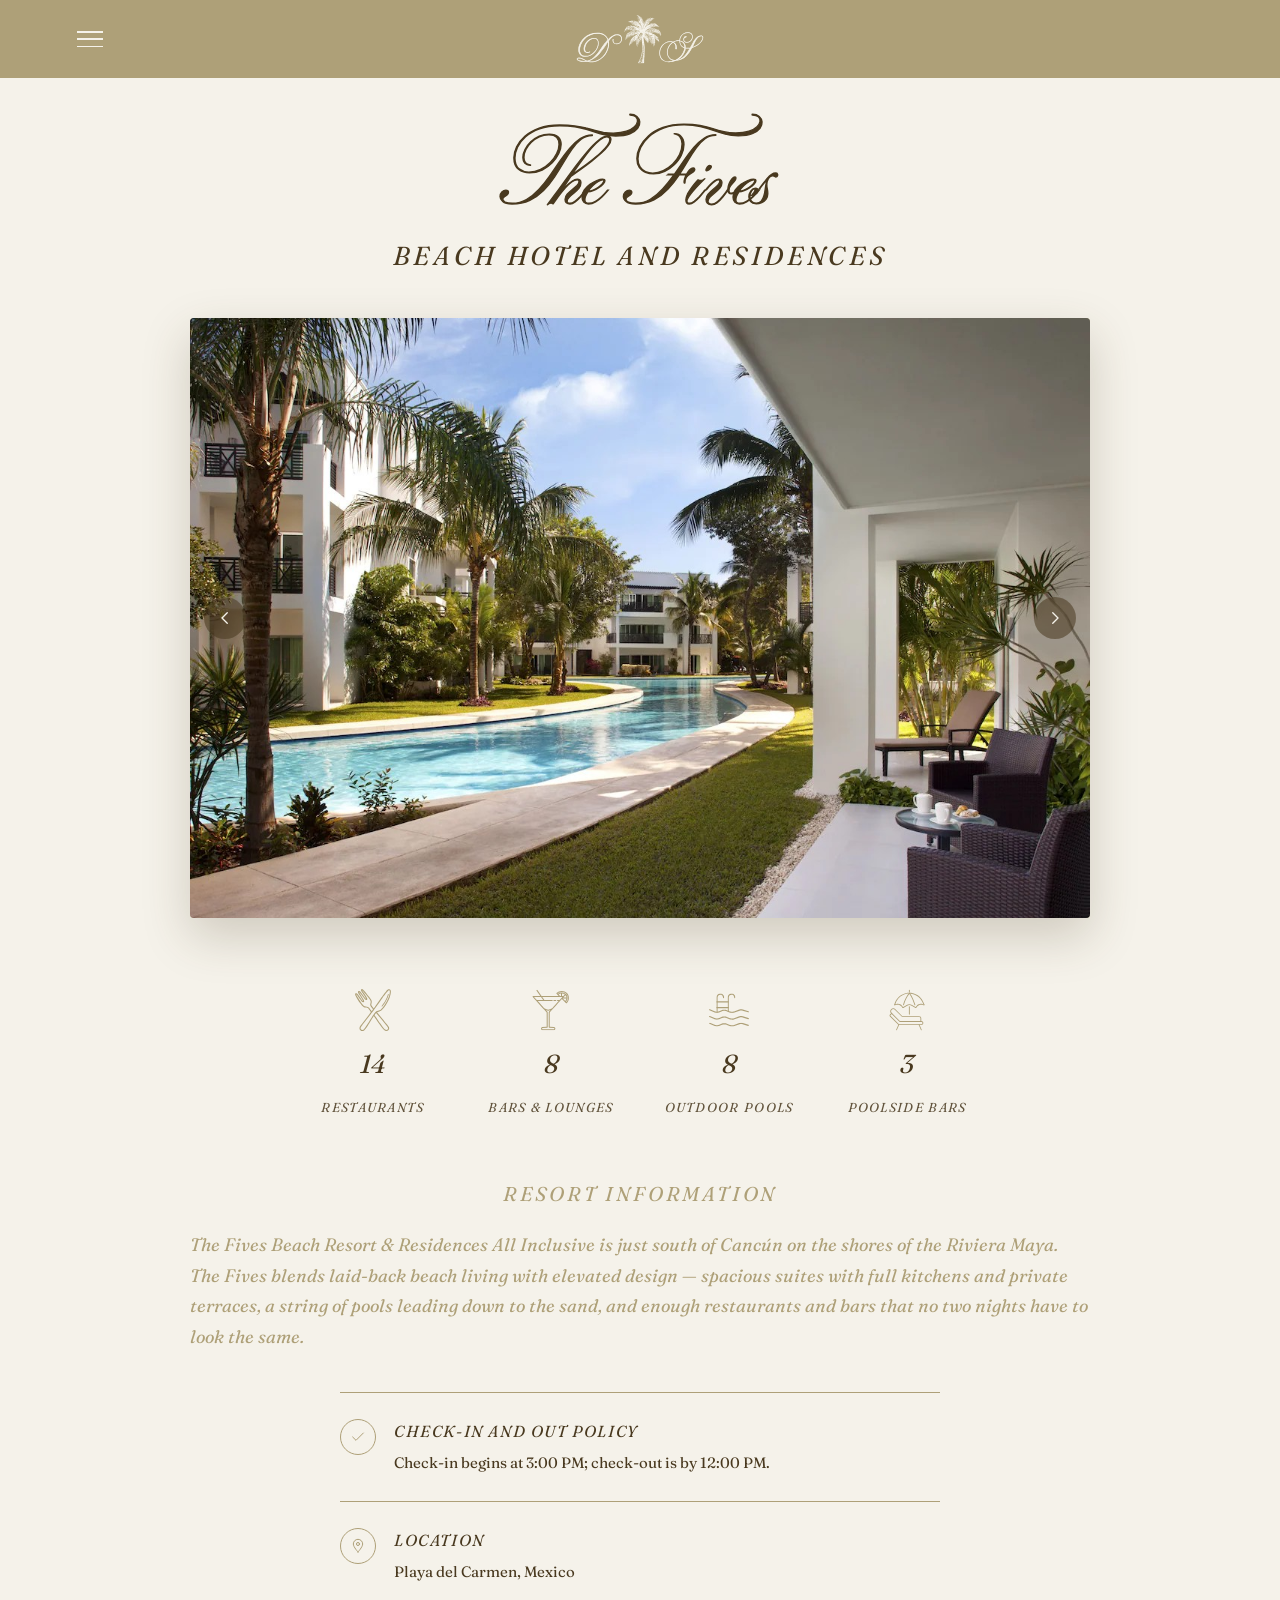
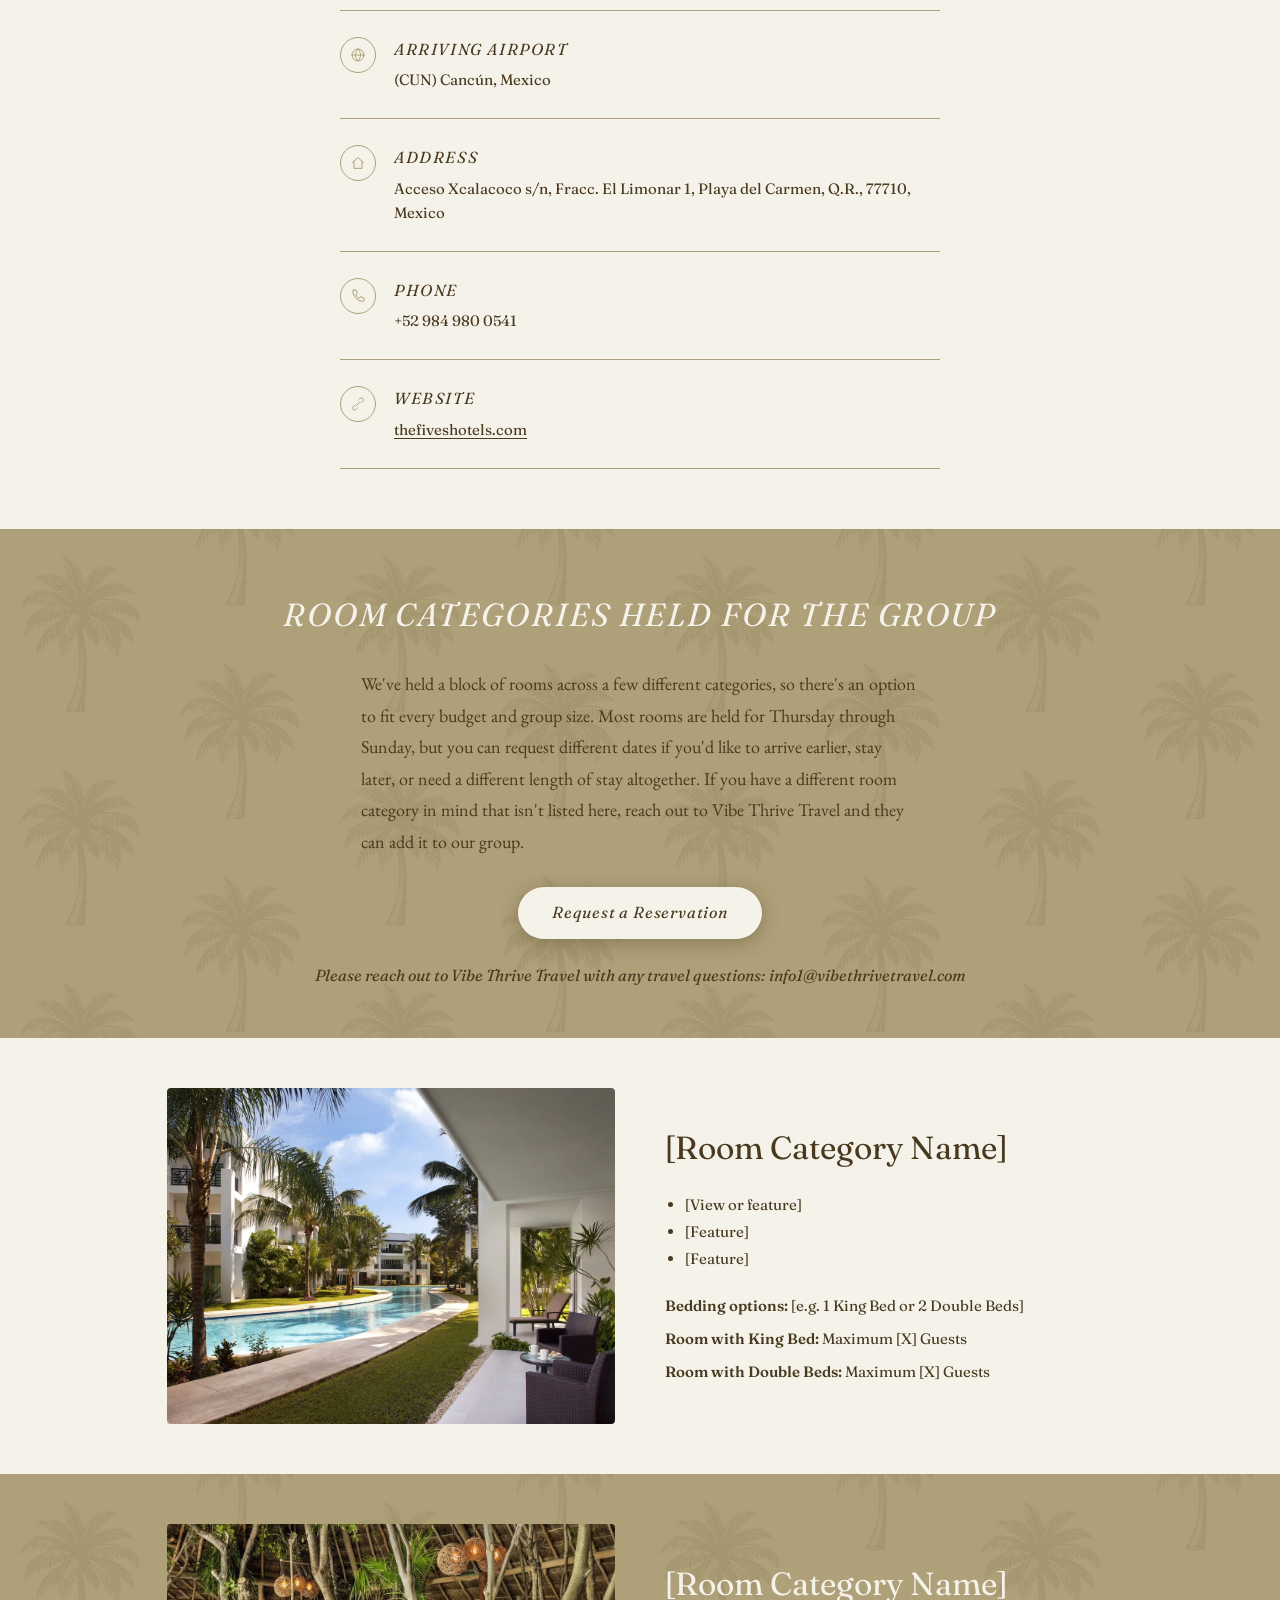
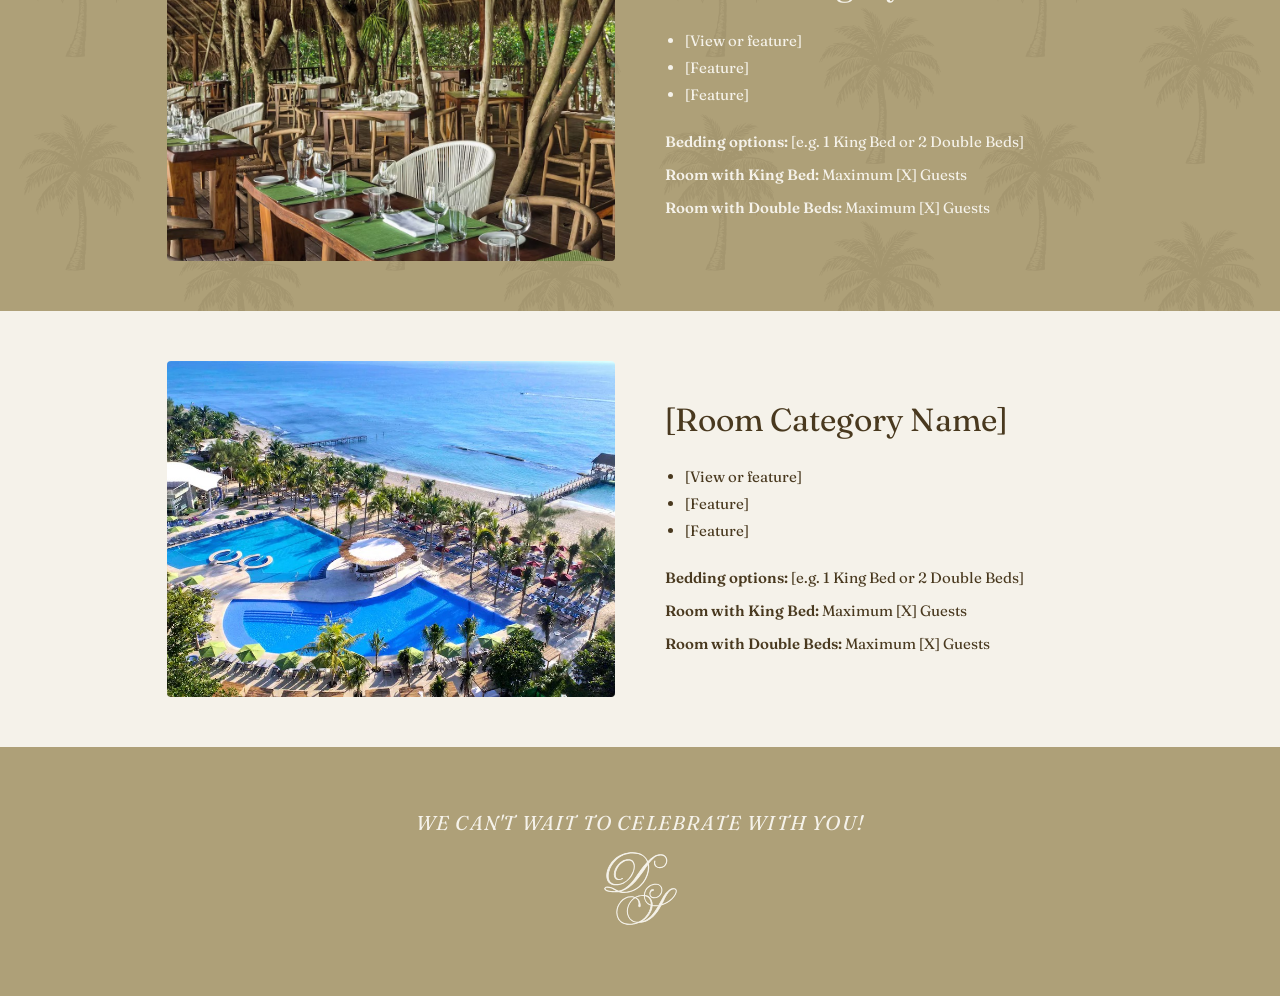
<file: accommodations.html>
<!DOCTYPE html>
<html lang="en">
<head>
<meta charset="UTF-8">
<meta name="viewport" content="width=device-width, initial-scale=1.0">
<title>Sewell Wedding - Accommodations</title>
<link rel="icon" type="image/svg+xml" href="assets/favicon.svg">
<link rel="icon" type="image/png" sizes="32x32" href="assets/favicon-32x32.png">
<link rel="icon" type="image/png" sizes="16x16" href="assets/favicon-16x16.png">
<link rel="apple-touch-icon" href="assets/apple-touch-icon.png">
<link rel="preconnect" href="https://fonts.googleapis.com">
<link rel="preconnect" href="https://fonts.gstatic.com" crossorigin>
<link href="https://fonts.googleapis.com/css2?family=Fraunces:ital,opsz,wght@0,9..144,300;0,9..144,400;0,9..144,500;1,9..144,300;1,9..144,400&family=EB+Garamond:ital@0;1&display=swap" rel="stylesheet">
<link rel="stylesheet" href="assets/brand.css">
<style>
  :root {
    --font-display: 'Fraunces', serif;
    --font-body: 'Fraunces', serif;
    --font-body-garamond: 'EB Garamond', serif;
  }

  * { margin: 0; padding: 0; box-sizing: border-box; }

  html { scroll-behavior: smooth; }

  body {
    background: var(--sand);
    color: var(--cacao);
    font-family: var(--font-body);
    font-size: 18px;
    line-height: 1.6;
    -webkit-font-smoothing: antialiased;
  }

  a { color: inherit; text-decoration: none; }

  .sr-only {
    position: absolute;
    width: 1px;
    height: 1px;
    padding: 0;
    margin: -1px;
    overflow: hidden;
    clip: rect(0, 0, 0, 0);
    white-space: nowrap;
    border: 0;
  }

  /* ---------- NAV ---------- */
  .nav {
    position: fixed;
    top: 0;
    left: 0;
    right: 0;
    z-index: 100;
    display: flex;
    align-items: center;
    height: 78px;
    padding: 0 6vw;
    background: var(--tulum);
  }

  .nav-mark {
    position: absolute;
    left: 50%;
    top: 50%;
    transform: translate(-50%, -50%);
    z-index: 1;
    width: 130px;
    aspect-ratio: 1490.809919 / 592.902344;
    background-color: var(--sand);
    -webkit-mask-image: url('assets/monogram.svg');
    mask-image: url('assets/monogram.svg');
    -webkit-mask-size: contain;
    mask-size: contain;
    -webkit-mask-repeat: no-repeat;
    mask-repeat: no-repeat;
    -webkit-mask-position: center;
    mask-position: center;
    visibility: hidden;
  }

  .nav-mark.is-visible {
    visibility: visible;
  }

  /* ---------- LOADER ---------- */
  .loader {
    position: fixed;
    inset: 0;
    z-index: 500;
    display: flex;
    align-items: center;
    justify-content: center;
    background-color: var(--tulum);
    transition: background-color 0.7s ease 0.35s;
  }

  .loader.is-fading {
    background-color: rgba(174, 160, 120, 0);
    pointer-events: none;
  }

  .loader-mark {
    width: min(400px, 80vw);
    aspect-ratio: 1490.809919 / 592.902344;
    background-color: var(--sand);
    -webkit-mask-image: url('assets/monogram.svg');
    mask-image: url('assets/monogram.svg');
    -webkit-mask-size: contain;
    mask-size: contain;
    -webkit-mask-repeat: no-repeat;
    mask-repeat: no-repeat;
    -webkit-mask-position: center;
    mask-position: center;
    will-change: transform;
    transition: transform 0.85s cubic-bezier(0.65, 0, 0.35, 1);
  }

  .loader.is-done {
    display: none;
  }

  @media (prefers-reduced-motion: reduce) {
    .loader { transition: none; }
    .loader-mark { transition: none; }
  }

  .menu-btn {
    position: relative;
    z-index: 1;
    width: 26px;
    height: 16px;
    background: transparent;
    border: none;
    padding: 0;
    cursor: pointer;
    display: flex;
    flex-direction: column;
    justify-content: space-between;
  }

  .menu-btn span {
    display: block;
    height: 1.5px;
    width: 100%;
    background: var(--sand);
    transition: transform 0.3s ease, opacity 0.3s ease;
    transform-origin: center;
  }

  .menu-btn.is-open span:nth-child(1) {
    transform: translateY(7px) rotate(45deg);
  }

  .menu-btn.is-open span:nth-child(2) {
    opacity: 0;
  }

  .menu-btn.is-open span:nth-child(3) {
    transform: translateY(-7px) rotate(-45deg);
  }

  .menu-panel {
    position: fixed;
    top: 78px;
    left: 6vw;
    z-index: 99;
    background: var(--sand);
    border: 0.5px solid var(--tulum);
    border-radius: 4px;
    min-width: 200px;
    padding: 10px 0;
    box-shadow: 0 12px 32px rgba(38, 51, 42, 0.14);
    opacity: 0;
    transform: translateY(-6px);
    pointer-events: none;
    transition: opacity 0.2s ease, transform 0.2s ease;
  }

  .menu-panel.is-open {
    opacity: 1;
    transform: translateY(0);
    pointer-events: auto;
  }

  .menu-panel a {
    display: block;
    padding: 12px 22px;
    font-family: var(--font-display);
    font-style: italic;
    font-size: 14px;
    letter-spacing: 0.1em;
    text-transform: uppercase;
    color: var(--cacao);
  }

  .menu-panel a:hover {
    background: var(--sand);
  }

  /* ---------- PAGE INTRO ---------- */
  .stay-intro {
    background: var(--sand);
    padding: 120px 6vw 20px;
    text-align: center;
  }

  .stay-hotel-script {
    font-family: var(--font-script);
    font-weight: 400;
    color: var(--cacao);
    -webkit-text-stroke: 1.3px var(--cacao);
    text-stroke: 1.3px var(--cacao);
    font-size: clamp(90px, 13vw, 130px);
    line-height: 1;
  }

  .stay-hotel-subname {
    font-family: var(--font-display);
    font-style: italic;
    font-weight: 400;
    font-size: clamp(18px, 2.6vw, 26px);
    letter-spacing: 0.14em;
    text-transform: uppercase;
    color: var(--cacao);
    margin-top: -14px;
  }

  .stay-hotel-tagline {
    font-family: var(--font-display);
    font-style: italic;
    font-weight: 400;
    font-size: clamp(13px, 1.8vw, 17px);
    letter-spacing: 0.1em;
    text-transform: uppercase;
    color: var(--cacao);
    opacity: 0.85;
    margin-top: 10px;
  }

  /* ---------- ROOM/RESORT GALLERY ---------- */
  .stay-gallery {
    background: var(--sand);
    padding: 20px 6vw 20px;
    scroll-margin-top: 78px;
  }

  .stay-gallery-frame {
    position: relative;
    max-width: 900px;
    margin: 0 auto;
    border-radius: 4px;
    overflow: hidden;
    box-shadow: 0 18px 48px rgba(73, 57, 31, 0.22);
  }

  .stay-gallery-track {
    position: relative;
    width: 100%;
    aspect-ratio: 3 / 2;
    background: var(--tulum);
  }

  .stay-gallery-slide {
    position: absolute;
    inset: 0;
    width: 100%;
    height: 100%;
    object-fit: cover;
    opacity: 0;
    transition: opacity 0.5s ease;
    pointer-events: none;
  }

  .stay-gallery-slide.is-active {
    opacity: 1;
    pointer-events: auto;
  }

  .stay-gallery-arrow {
    position: absolute;
    top: 50%;
    transform: translateY(-50%);
    z-index: 2;
    width: 42px;
    height: 42px;
    border-radius: 50%;
    background: rgba(73, 57, 31, 0.55);
    border: none;
    cursor: pointer;
    display: flex;
    align-items: center;
    justify-content: center;
    transition: background 0.2s ease;
  }

  .stay-gallery-arrow:hover {
    background: rgba(73, 57, 31, 0.8);
  }

  .stay-gallery-arrow svg {
    width: 18px;
    height: 18px;
  }

  .stay-gallery-arrow.prev { left: 14px; }
  .stay-gallery-arrow.next { right: 14px; }

  /* ---------- RESORT INFORMATION ---------- */
  .resort-info {
    padding: 30px 6vw 60px;
  }

  .resort-info-header {
    max-width: 900px;
    margin: 0 auto;
  }

  .resort-info-grid {
    display: block;
    max-width: 600px;
    margin: 0 auto;
  }

  .resort-info-eyebrow {
    font-family: var(--font-display);
    font-style: italic;
    font-size: 20px;
    letter-spacing: 0.14em;
    text-transform: uppercase;
    color: var(--tulum);
    text-align: center;
    margin-bottom: 20px;
  }


  .resort-info-intro {
    font-style: italic;
    color: var(--tulum);
    line-height: 1.7;
    margin-bottom: 40px;
  }

  .resort-info-list {
    display: flex;
    flex-direction: column;
  }

  .resort-info-item {
    display: flex;
    gap: 18px;
    padding: 26px 0;
    border-bottom: 1px solid var(--tulum);
  }

  .resort-info-item:first-child {
    border-top: 1px solid var(--tulum);
  }

  .resort-info-icon {
    width: 36px;
    height: 36px;
    border-radius: 50%;
    border: 1px solid var(--tulum);
    display: flex;
    align-items: center;
    justify-content: center;
    flex-shrink: 0;
    color: var(--tulum);
  }

  .resort-info-icon svg {
    width: 16px;
    height: 16px;
    fill: none;
    stroke: currentColor;
    stroke-width: 1.5;
    stroke-linecap: round;
    stroke-linejoin: round;
  }

  .resort-info-label {
    font-family: var(--font-display);
    font-style: italic;
    font-size: 16px;
    letter-spacing: 0.1em;
    text-transform: uppercase;
    color: var(--cacao);
    margin-bottom: 6px;
  }

  .resort-info-text {
    font-size: 15px;
    color: var(--cacao);
    line-height: 1.6;
  }

  .resort-info-text a {
    text-decoration: underline;
    text-underline-offset: 3px;
    transition: opacity 0.2s ease;
  }

  .resort-info-text a:hover {
    opacity: 0.7;
  }

  /* ---------- AMENITIES ---------- */
  .amenities {
    padding: 50px 6vw 30px;
    max-width: 980px;
    margin: 0 auto;
  }

  .amenities-grid {
    display: flex;
    flex-wrap: nowrap;
    justify-content: center;
    align-items: flex-start;
    gap: 28px;
  }

  .amenity {
    display: flex;
    flex-direction: column;
    align-items: center;
    text-align: center;
    gap: 12px;
    flex: 1 1 150px;
    min-width: 0;
    max-width: 150px;
  }

  @media (max-width: 800px) {
    .amenities-grid {
      flex-wrap: wrap;
      gap: 32px 24px;
    }

    .amenity {
      flex: 0 0 calc(50% - 12px);
      max-width: calc(50% - 12px);
    }
  }

  .amenity-icon {
    width: 44px;
    height: 44px;
    background-color: var(--tulum);
    -webkit-mask-size: contain;
    mask-size: contain;
    -webkit-mask-repeat: no-repeat;
    mask-repeat: no-repeat;
    -webkit-mask-position: center;
    mask-position: center;
  }

  .amenity-icon--restaurants {
    -webkit-mask-image: url('assets/icons/restaurants.svg');
    mask-image: url('assets/icons/restaurants.svg');
  }

  .amenity-icon--bars {
    -webkit-mask-image: url('assets/icons/bars.svg?v=2');
    mask-image: url('assets/icons/bars.svg?v=2');
  }

  .amenity-icon--pools {
    -webkit-mask-image: url('assets/icons/pools.svg');
    mask-image: url('assets/icons/pools.svg');
  }

  .amenity-icon--poolside {
    -webkit-mask-image: url('assets/icons/poolside.svg');
    mask-image: url('assets/icons/poolside.svg');
  }

  .amenity-figure {
    font-family: var(--font-display);
    font-style: italic;
    font-size: clamp(20px, 3vw, 26px);
    color: var(--cacao);
  }

  .amenity-label {
    font-family: var(--font-display);
    font-style: italic;
    font-size: 13px;
    letter-spacing: 0.1em;
    text-transform: uppercase;
    color: var(--cacao);
    opacity: 0.85;
  }

  /* ---------- ROOM CATEGORIES INTRO ---------- */
  .room-block-intro {
    position: relative;
    background: var(--tulum);
    padding: 60px 6vw 50px;
    text-align: center;
    overflow: hidden;
  }

  .room-block-intro::before {
    content: '';
    position: absolute;
    inset: 0;
    background-image: url('assets/backgrounds/cacao-palms.png');
    background-repeat: repeat;
    background-size: 640px 640px;
    opacity: 0.1;
    pointer-events: none;
    z-index: 0;
  }

  .room-block-heading {
    position: relative;
    z-index: 1;
    font-family: var(--font-display);
    font-style: italic;
    font-weight: 400;
    font-size: clamp(22px, 3vw, 32px);
    letter-spacing: 0.06em;
    text-transform: uppercase;
    color: var(--sand);
    margin-bottom: 28px;
  }

  .room-block-intro-text {
    position: relative;
    z-index: 1;
    max-width: 62ch;
    margin: 0 auto;
    font-family: var(--font-body-garamond);
    font-size: 18px;
    line-height: 1.75;
    color: var(--cacao);
    text-align: left;
  }

  .room-block-intro-text p {
    margin: 0 0 20px;
  }

  .room-block-intro-text p:last-child {
    margin-bottom: 0;
  }

  .hero-reserve-btn {
    position: relative;
    z-index: 1;
    margin-top: 30px;
    display: inline-block;
    font-family: var(--font-display);
    font-style: italic;
    font-weight: 400;
    font-size: clamp(13px, 1.6vw, 16px);
    letter-spacing: 0.05em;
    color: var(--cacao);
    background-color: var(--sand);
    padding: 13px 34px;
    border-radius: 999px;
    box-shadow: 0 4px 18px rgba(73, 57, 31, 0.35);
    transition: transform 0.2s ease, box-shadow 0.2s ease;
  }

  .hero-reserve-btn:hover {
    transform: translateY(-2px);
    box-shadow: 0 6px 22px rgba(73, 57, 31, 0.4);
  }

  .room-block-fine-print {
    position: relative;
    z-index: 1;
    font-style: italic;
    font-size: 16px;
    text-align: center;
    color: var(--cacao);
    margin-top: 24px;
  }

  /* ---------- ROOM ENTRY (reusable, alternating) ---------- */
  .room-entry {
    display: grid;
    grid-template-columns: 1fr 1fr;
    align-items: center;
    gap: 50px;
    padding: 50px 6vw;
    max-width: 1100px;
    margin: 0 auto;
  }

  @media (max-width: 800px) {
    .room-entry {
      grid-template-columns: 1fr;
      gap: 30px;
      padding: 50px 6vw;
    }
  }

  .room-entry--reverse {
    position: relative;
    display: block;
    background: var(--tulum);
    max-width: none;
    padding: 0;
    overflow: hidden;
  }

  .room-entry--reverse::before {
    content: '';
    position: absolute;
    inset: 0;
    background-image: url('assets/backgrounds/cacao-palms.png');
    background-repeat: repeat;
    background-size: 640px 640px;
    opacity: 0.1;
    pointer-events: none;
    z-index: 0;
  }

  .room-entry--reverse > .room-entry-inner {
    position: relative;
    z-index: 1;
    max-width: 1100px;
    margin: 0 auto;
    padding: 50px 6vw;
    display: grid;
    grid-template-columns: 1fr 1fr;
    align-items: center;
    gap: 50px;
    width: 100%;
  }

  .room-entry--reverse .room-entry-photo {
    order: -1;
  }

  @media (max-width: 800px) {
    .room-entry--reverse > .room-entry-inner {
      grid-template-columns: 1fr;
      gap: 30px;
    }
    .room-entry--reverse .room-entry-photo {
      order: 0;
    }
  }

  .room-entry-photo {
    width: 100%;
    aspect-ratio: 4 / 3;
    object-fit: cover;
    border-radius: 4px;
  }

  .room-entry-name {
    font-family: var(--font-display);
    font-weight: 400;
    font-size: clamp(24px, 2.8vw, 32px);
    margin-bottom: 18px;
  }

  .room-entry--reverse .room-entry-name,
  .room-entry--reverse .room-entry-list,
  .room-entry--reverse .room-entry-detail {
    color: var(--sand);
  }

  .room-entry-list {
    list-style: disc;
    padding-left: 20px;
    margin-bottom: 20px;
    font-size: 15px;
    line-height: 1.8;
  }

  .room-entry-detail {
    font-size: 15px;
    line-height: 1.8;
    margin-bottom: 6px;
  }

  .room-entry-detail strong {
    font-weight: 600;
  }

  /* ---------- FOOTER TEASER ---------- */
  .site-footer {
    background: var(--tulum);
    padding: 60px 6vw 70px;
  }

  .footer-note {
    text-align: center;
    padding: 0;
    font-family: var(--font-display);
    font-style: italic;
    font-size: clamp(13px, 3.6vw, 20px);
    letter-spacing: 0.06em;
    text-transform: uppercase;
    color: var(--sand);
    white-space: nowrap;
  }

  .footer-names-mark {
    width: min(15vw, 75px);
    aspect-ratio: 950.46 / 949.72;
    background-color: var(--sand);
    -webkit-mask-image: url('assets/footer-monogram.svg');
    mask-image: url('assets/footer-monogram.svg');
    -webkit-mask-size: contain;
    mask-size: contain;
    -webkit-mask-repeat: no-repeat;
    mask-repeat: no-repeat;
    -webkit-mask-position: center;
    mask-position: center;
    margin: 12px auto 0;
  }
</style>
</head>
<body>

  <div class="loader" id="loader">
    <div class="loader-mark" id="loaderMark"></div>
  </div>

  <nav class="nav">
    <button class="menu-btn" id="menuBtn" aria-label="Open menu" aria-expanded="false" aria-controls="menuPanel">
      <span></span><span></span><span></span>
    </button>
    <a class="nav-mark" id="navMark" href="index.html" aria-label="Sydney &amp; Drew — Home"></a>
  </nav>

  <div class="menu-panel" id="menuPanel">
    <a href="index.html">Home</a>
    <a href="accommodations.html">Accommodations</a>
    <a href="weekend-details.html">Weekend Details</a>
    <a href="#">RSVP</a>
    <a href="registry.html">Registry</a>
  </div>

  <header class="stay-intro">
    <h1 class="stay-hotel-script">The Five&lt;</h1>
    <div class="stay-hotel-subname">Beach Hotel and Residences</div>
  </header>

  <section class="stay-gallery" id="stay-gallery">
    <div class="stay-gallery-frame">
      <div class="stay-gallery-track" id="stayGalleryTrack">
        <img class="stay-gallery-slide is-active" src="assets/hotel_gallery/hotel-1.jpg" alt="The Fives Beach Hotel, pool view from suite terrace">
        <img class="stay-gallery-slide" src="assets/hotel_gallery/hotel-2.jpg" alt="The Fives Beach Hotel, tennis court">
        <img class="stay-gallery-slide" src="assets/hotel_gallery/hotel-3.jpg" alt="The Fives Beach Hotel, restaurant interior">
        <img class="stay-gallery-slide" src="assets/hotel_gallery/hotel-4.jpg" alt="The Fives Beach Hotel, infinity pool">
        <img class="stay-gallery-slide" src="assets/hotel_gallery/hotel-5.jpg" alt="The Fives Beach Hotel, pool at sunset">
        <img class="stay-gallery-slide" src="assets/hotel_gallery/hotel-6.jpg" alt="The Fives Beach Hotel, pool and suites">
        <img class="stay-gallery-slide" src="assets/hotel_gallery/hotel-7.jpg" alt="The Fives Beach Hotel, beachfront art installation at sunset">
        <img class="stay-gallery-slide" src="assets/hotel_gallery/hotel-8.jpg" alt="The Fives Beach Hotel, aerial view of pools and beach">
        <img class="stay-gallery-slide" src="assets/hotel_gallery/hotel-9.jpg" alt="The Fives Beach Hotel, resort grounds">
      </div>
      <button class="stay-gallery-arrow prev" id="stayGalleryPrev" aria-label="Previous photo">
        <svg viewBox="0 0 24 24" fill="none" xmlns="http://www.w3.org/2000/svg"><path d="M15 5L8 12L15 19" stroke="var(--sand)" stroke-width="1.8" stroke-linecap="round" stroke-linejoin="round"/></svg>
      </button>
      <button class="stay-gallery-arrow next" id="stayGalleryNext" aria-label="Next photo">
        <svg viewBox="0 0 24 24" fill="none" xmlns="http://www.w3.org/2000/svg"><path d="M9 5L16 12L9 19" stroke="var(--sand)" stroke-width="1.8" stroke-linecap="round" stroke-linejoin="round"/></svg>
      </button>
    </div>
  </section>

  <section class="amenities">
    <div class="amenities-grid">
      <div class="amenity">
        <div class="amenity-icon amenity-icon--restaurants"></div>
        <div class="amenity-figure">14</div>
        <div class="amenity-label">Restaurants</div>
      </div>

      <div class="amenity">
        <div class="amenity-icon amenity-icon--bars"></div>
        <div class="amenity-figure">8</div>
        <div class="amenity-label">Bars &amp; Lounges</div>
      </div>

      <div class="amenity">
        <div class="amenity-icon amenity-icon--pools"></div>
        <div class="amenity-figure">8</div>
        <div class="amenity-label">Outdoor Pools</div>
      </div>

      <div class="amenity">
        <div class="amenity-icon amenity-icon--poolside"></div>
        <div class="amenity-figure">3</div>
        <div class="amenity-label">Poolside Bars</div>
      </div>
    </div>
  </section>

  <section class="resort-info">
    <div class="resort-info-header">
      <div class="resort-info-eyebrow">Resort Information</div>

      <p class="resort-info-intro">The Fives Beach Resort &amp; Residences All Inclusive is just south of Cancún on the shores of the Riviera Maya. The Fives blends laid-back beach living with elevated design &mdash; spacious suites with full kitchens and private terraces, a string of pools leading down to the sand, and enough restaurants and bars that no two nights have to look the same.</p>
    </div>

    <div class="resort-info-grid">
      <div>
        <div class="resort-info-list">
          <div class="resort-info-item">
            <div class="resort-info-icon">
              <svg viewBox="0 0 24 24"><path d="M4 12l5 5L20 6"/></svg>
            </div>
            <div>
              <div class="resort-info-label">Check-In and Out Policy</div>
              <div class="resort-info-text">Check-in begins at 3:00 PM; check-out is by 12:00 PM.</div>
            </div>
          </div>

          <div class="resort-info-item">
            <div class="resort-info-icon">
              <svg viewBox="0 0 24 24"><path d="M12 21s7-7.5 7-12a7 7 0 1 0-14 0c0 4.5 7 12 7 12z"/><circle cx="12" cy="9" r="2.3"/></svg>
            </div>
            <div>
              <div class="resort-info-label">Location</div>
              <div class="resort-info-text">Playa del Carmen, Mexico</div>
            </div>
          </div>

          <div class="resort-info-item">
            <div class="resort-info-icon">
              <svg viewBox="0 0 24 24"><circle cx="12" cy="12" r="9"/><path d="M3 12h18"/><path d="M12 3c2.5 2.5 3.8 6 3.8 9s-1.3 6.5-3.8 9c-2.5-2.5-3.8-6-3.8-9s1.3-6.5 3.8-9z"/></svg>
            </div>
            <div>
              <div class="resort-info-label">Arriving Airport</div>
              <div class="resort-info-text">(CUN) Cancún, Mexico</div>
            </div>
          </div>

          <div class="resort-info-item">
            <div class="resort-info-icon">
              <svg viewBox="0 0 24 24"><path d="M4 11l8-7 8 7"/><path d="M6 10v10h12V10"/></svg>
            </div>
            <div>
              <div class="resort-info-label">Address</div>
              <div class="resort-info-text">Acceso Xcalacoco s/n, Fracc. El Limonar 1, Playa del Carmen, Q.R., 77710, Mexico</div>
            </div>
          </div>

          <div class="resort-info-item">
            <div class="resort-info-icon">
              <svg viewBox="0 0 24 24"><path d="M6 3h3l2 5-2.5 2a12 12 0 0 0 5.5 5.5l2-2.5 5 2v3a2 2 0 0 1-2.2 2A16 16 0 0 1 4 5.2 2 2 0 0 1 6 3z"/></svg>
            </div>
            <div>
              <div class="resort-info-label">Phone</div>
              <div class="resort-info-text">+52 984 980 0541</div>
            </div>
          </div>

          <div class="resort-info-item">
            <div class="resort-info-icon">
              <svg viewBox="0 0 24 24"><path d="M9 15l6-6"/><path d="M13 6l1.5-1.5a3 3 0 1 1 4 4L17 10"/><path d="M11 18l-1.5 1.5a3 3 0 1 1-4-4L7 14"/></svg>
            </div>
            <div>
              <div class="resort-info-label">Website</div>
              <div class="resort-info-text"><a href="https://www.thefiveshotels.com/the-fives-beach-hotel--residences.html" target="_blank" rel="noopener">thefiveshotels.com</a></div>
            </div>
          </div>
        </div>
      </div>
    </div>
  </section>

  <section class="room-block-intro">
    <div class="room-block-heading">Room Categories Held for the Group</div>
    <div class="room-block-intro-text">
      <p>We've held a block of rooms across a few different categories, so there's an option to fit every budget and group size. Most rooms are held for Thursday through Sunday, but you can request different dates if you'd like to arrive earlier, stay later, or need a different length of stay altogether. If you have a different room category in mind that isn't listed here, reach out to Vibe Thrive Travel and they can add it to our group.</p>
    </div>
    <a href="#" class="hero-reserve-btn">Request a Reservation</a>
    <p class="room-block-fine-print">Please reach out to Vibe Thrive Travel with any travel questions: info1@vibethrivetravel.com</p>
  </section>

  <!-- EXAMPLE ROOM ENTRY — placeholder template, ready to duplicate once real room categories/photos are set -->
  <section class="room-entry">
    <img class="room-entry-photo" src="assets/hotel_gallery/hotel-1.jpg" alt="[Room category placeholder photo]">
    <div>
      <h3 class="room-entry-name">[Room Category Name]</h3>
      <ul class="room-entry-list">
        <li>[View or feature]</li>
        <li>[Feature]</li>
        <li>[Feature]</li>
      </ul>
      <div class="room-entry-detail"><strong>Bedding options:</strong> [e.g. 1 King Bed or 2 Double Beds]</div>
      <div class="room-entry-detail"><strong>Room with King Bed:</strong> Maximum [X] Guests</div>
      <div class="room-entry-detail"><strong>Room with Double Beds:</strong> Maximum [X] Guests</div>
    </div>
  </section>

  <!-- SECOND EXAMPLE — reverse variant (tulum background, photo on the left) -->
  <section class="room-entry room-entry--reverse">
    <div class="room-entry-inner">
      <img class="room-entry-photo" src="assets/hotel_gallery/hotel-6.jpg" alt="[Room category placeholder photo]">
      <div>
        <h3 class="room-entry-name">[Room Category Name]</h3>
        <ul class="room-entry-list">
          <li>[View or feature]</li>
          <li>[Feature]</li>
          <li>[Feature]</li>
        </ul>
        <div class="room-entry-detail"><strong>Bedding options:</strong> [e.g. 1 King Bed or 2 Double Beds]</div>
        <div class="room-entry-detail"><strong>Room with King Bed:</strong> Maximum [X] Guests</div>
        <div class="room-entry-detail"><strong>Room with Double Beds:</strong> Maximum [X] Guests</div>
      </div>
    </div>
  </section>

  <!-- THIRD EXAMPLE — back to the light variant, alternating rhythm continues -->
  <section class="room-entry">
    <img class="room-entry-photo" src="assets/hotel_gallery/hotel-9.jpg" alt="[Room category placeholder photo]">
    <div>
      <h3 class="room-entry-name">[Room Category Name]</h3>
      <ul class="room-entry-list">
        <li>[View or feature]</li>
        <li>[Feature]</li>
        <li>[Feature]</li>
      </ul>
      <div class="room-entry-detail"><strong>Bedding options:</strong> [e.g. 1 King Bed or 2 Double Beds]</div>
      <div class="room-entry-detail"><strong>Room with King Bed:</strong> Maximum [X] Guests</div>
      <div class="room-entry-detail"><strong>Room with Double Beds:</strong> Maximum [X] Guests</div>
    </div>
  </section>

  <section class="site-footer">
    <p class="footer-note">
      We can't wait to celebrate with you!
    </p>
    <div class="footer-names-mark" role="img" aria-label="Sydney &amp; Drew monogram"></div>
  </section>

  <script>
    (function () {
      var loader = document.getElementById('loader');
      var loaderMark = document.getElementById('loaderMark');
      var navMark = document.getElementById('navMark');
      var HOLD_MS = 700;
      var MOVE_MS = 850;

      function runHandoff() {
        var startRect = loaderMark.getBoundingClientRect();

        navMark.style.transition = 'none';
        navMark.classList.add('is-visible');
        navMark.style.opacity = '0';
        var endRect = navMark.getBoundingClientRect();
        navMark.style.opacity = '';

        var endFontSize = endRect.width;
        var startFontSize = startRect.width;
        var scale = endFontSize / startFontSize;

        var startCenterX = startRect.left + startRect.width / 2;
        var startCenterY = startRect.top + startRect.height / 2;
        var endCenterX = endRect.left + endRect.width / 2;
        var endCenterY = endRect.top + endRect.height / 2;

        var deltaX = endCenterX - startCenterX;
        var deltaY = endCenterY - startCenterY;

        navMark.classList.remove('is-visible');

        requestAnimationFrame(function () {
          loaderMark.style.transform =
            'translate(' + deltaX + 'px, ' + deltaY + 'px) scale(' + scale + ')';
          loader.classList.add('is-fading');
        });

        setTimeout(function () {
          navMark.classList.add('is-visible');
          loader.classList.add('is-done');
        }, MOVE_MS);
      }

      window.addEventListener('load', function () {
        setTimeout(runHandoff, HOLD_MS);
      });

      var menuBtn = document.getElementById('menuBtn');
      var menuPanel = document.getElementById('menuPanel');

      function closeMenu() {
        menuBtn.classList.remove('is-open');
        menuPanel.classList.remove('is-open');
        menuBtn.setAttribute('aria-expanded', 'false');
      }

      function toggleMenu() {
        var willOpen = !menuPanel.classList.contains('is-open');
        menuBtn.classList.toggle('is-open', willOpen);
        menuPanel.classList.toggle('is-open', willOpen);
        menuBtn.setAttribute('aria-expanded', String(willOpen));
      }

      menuBtn.addEventListener('click', function (e) {
        e.stopPropagation();
        toggleMenu();
      });

      document.addEventListener('click', function (e) {
        if (!menuPanel.contains(e.target) && !menuBtn.contains(e.target)) {
          closeMenu();
        }
      });

      document.addEventListener('keydown', function (e) {
        if (e.key === 'Escape') closeMenu();
      });

      var slides = document.querySelectorAll('.stay-gallery-slide');
      var prevBtn = document.getElementById('stayGalleryPrev');
      var nextBtn = document.getElementById('stayGalleryNext');
      var track = document.getElementById('stayGalleryTrack');
      var galleryFrame = document.querySelector('.stay-gallery-frame');
      var current = 0;
      var AUTOPLAY_MS = 5000;
      var autoplayTimer = null;

      function showSlide(index) {
        slides[current].classList.remove('is-active');
        current = (index + slides.length) % slides.length;
        slides[current].classList.add('is-active');
      }

      function startAutoplay() {
        stopAutoplay();
        autoplayTimer = setInterval(function () {
          showSlide(current + 1);
        }, AUTOPLAY_MS);
      }

      function stopAutoplay() {
        if (autoplayTimer) {
          clearInterval(autoplayTimer);
          autoplayTimer = null;
        }
      }

      function goToSlide(index) {
        showSlide(index);
        startAutoplay();
      }

      if (prevBtn && nextBtn) {
        prevBtn.addEventListener('click', function () { goToSlide(current - 1); });
        nextBtn.addEventListener('click', function () { goToSlide(current + 1); });
      }

      if (track) {
        var touchStartX = 0;
        var touchEndX = 0;
        var SWIPE_THRESHOLD = 40;

        track.addEventListener('touchstart', function (e) {
          touchStartX = e.changedTouches[0].screenX;
        }, { passive: true });

        track.addEventListener('touchend', function (e) {
          touchEndX = e.changedTouches[0].screenX;
          var delta = touchEndX - touchStartX;
          if (Math.abs(delta) > SWIPE_THRESHOLD) {
            if (delta < 0) {
              goToSlide(current + 1);
            } else {
              goToSlide(current - 1);
            }
          }
        }, { passive: true });
      }

      if (slides.length > 1) {
        startAutoplay();

        if (galleryFrame) {
          galleryFrame.addEventListener('mouseenter', stopAutoplay);
          galleryFrame.addEventListener('mouseleave', startAutoplay);
        }
      }
    })();
  </script>

</body>
</html>
</file>
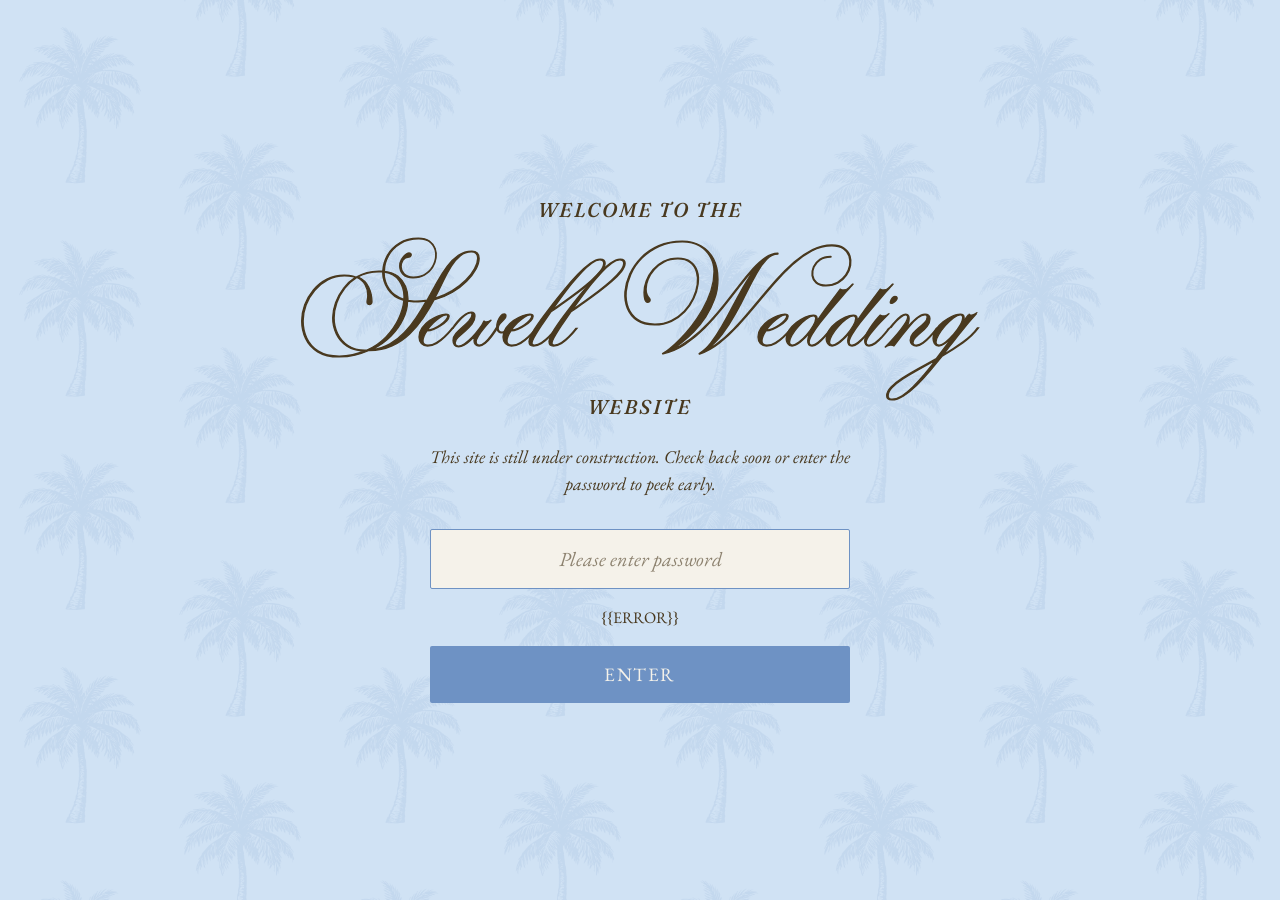
<file: lock-screen.html>
<!DOCTYPE html>
<html lang="en">
<head>
<meta charset="UTF-8">
<meta name="viewport" content="width=device-width, initial-scale=1.0">
<meta name="robots" content="noindex, nofollow">
<title>Sydney &amp; Drew</title>
<link rel="icon" type="image/svg+xml" href="assets/favicon.svg">
<link rel="icon" type="image/png" sizes="32x32" href="assets/favicon-32x32.png">
<link rel="icon" type="image/png" sizes="16x16" href="assets/favicon-16x16.png">
<link rel="apple-touch-icon" href="assets/apple-touch-icon.png">
<link rel="preconnect" href="https://fonts.googleapis.com">
<link rel="preconnect" href="https://fonts.gstatic.com" crossorigin>
<link href="https://fonts.googleapis.com/css2?family=Fraunces:ital,wght@1,500&family=EB+Garamond:ital@1&display=swap" rel="stylesheet">
<style>
  @font-face {
    font-family: 'Sewell Wedding';
    src: url('/assets/SewellWedding-Regular.ttf') format('truetype');
    font-weight: normal;
    font-style: normal;
  }

  :root {
    --sand: #F5F2EA;
    --tulum: #AEA078;
    --cacao: #49391F;
    --caribbean: #6E92C4;
    --shoreline: #D0E2F4;
    --jungle: #848F5C;
    --agave: #C7D0A9;
  }

  * { box-sizing: border-box; }

  body {
    position: relative;
    margin: 0;
    min-height: 100vh;
    overflow-x: hidden;
    display: flex;
    align-items: center;
    justify-content: center;
    background: var(--shoreline);
    font-family: 'EB Garamond', Georgia, serif;
    color: var(--cacao);
    padding: 24px;
  }

  body::before {
    content: '';
    position: absolute;
    inset: 0;
    background-image: url('/assets/backgrounds/blue-palms.png');
    background-repeat: repeat;
    background-size: 640px 640px;
    opacity: 0.12;
    pointer-events: none;
    z-index: 0;
  }

  .gate {
    position: relative;
    z-index: 1;
    max-width: 700px;
    width: 100%;
    text-align: center;
  }

  .kicker {
    font-family: 'Fraunces', Georgia, serif;
    font-style: italic;
    font-weight: 500;
    text-transform: uppercase;
    letter-spacing: 0.1em;
    font-size: 20px;
    color: var(--cacao);
    margin: 0 0 6px;
  }

  .script-line {
    display: flex;
    flex-direction: row;
    flex-wrap: wrap;
    justify-content: center;
    align-items: baseline;
    row-gap: 0.06em;
    column-gap: 0.3em;
    font-family: 'Sewell Wedding', cursive;
    font-weight: 400;
    color: var(--cacao);
    -webkit-text-stroke: 1.3px var(--cacao);
    text-stroke: 1.3px var(--cacao);
    font-size: clamp(64px, 13vw, 200px);
    line-height: 1;
    max-width: 94vw;
    margin: 16px auto;
  }

  .script-line span {
    white-space: nowrap;
  }

  @media (max-width: 640px) {
    .script-line {
      flex-direction: column;
      align-items: center;
      row-gap: 0.02em;
      font-size: clamp(70px, 28vw, 170px);
    }

    /* "Sewell" alone carries a trailing swash that isn't counted in the
       font's own letter-spacing box, so centering by box width alone
       leaves it looking shifted right. This nudges it back by the
       measured overhang (~0.15em) so the ink itself sits centered. */
    .script-line span:first-child {
      transform: translateX(-0.15em);
    }

    .gate-bottom {
      margin-top: 40px;
    }
  }

  form,
  .blurb {
    max-width: 420px;
    margin-left: auto;
    margin-right: auto;
  }

  .sub {
    margin: -26px 0 24px;
  }

  .blurb {
    font-family: 'EB Garamond', Georgia, serif;
    font-style: italic;
    font-size: 18px;
    line-height: 1.5;
    color: var(--cacao);
    margin-top: 0;
    margin-bottom: 32px;
  }

  form {
    display: flex;
    flex-direction: column;
    gap: 18px;
  }

  input[type="password"] {
    font-family: 'EB Garamond', Georgia, serif;
    font-style: italic;
    font-size: 20px;
    padding: 16px 18px;
    border: 1px solid var(--cacao);
    background: var(--sand);
    border-radius: 2px;
    color: var(--cacao);
    text-align: center;
  }

  input[type="password"]::placeholder {
    font-style: italic;
    color: var(--cacao);
    opacity: 0.6;
  }

  input[type="password"]:focus {
    outline: none;
    border-color: var(--caribbean);
  }

  button {
    font-family: 'EB Garamond', Georgia, serif;
    font-size: 19px;
    letter-spacing: 0.08em;
    text-transform: uppercase;
    padding: 16px 24px;
    background: var(--caribbean);
    color: var(--sand);
    border: none;
    border-radius: 2px;
    cursor: pointer;
    transition: background 0.2s ease;
  }

  button:hover {
    background: var(--cacao);
  }

  .error {
    color: #a94442;
    font-size: 17px;
    margin: -8px 0 0;
    letter-spacing: 0.02em;
    font-style: italic;
  }
</style>
</head>
<body>
  <div class="gate">
    <div class="gate-top">
      <p class="kicker">Welcome to the</p>
      <p class="script-line"><span>Sewell</span><span>Wedding</span></p>
      <p class="kicker sub">Website</p>
    </div>
    <div class="gate-bottom">
      <p class="blurb">This site is still under construction. Check back soon or enter the password to peek early.</p>
      <form method="POST" action="/__gate">
        <input
          type="password"
          name="password"
          placeholder="Please enter password"
          autofocus
          required
        >
        {{ERROR}}
        <button type="submit">Enter</button>
      </form>
    </div>
  </div>
</body>
</html>
</file>
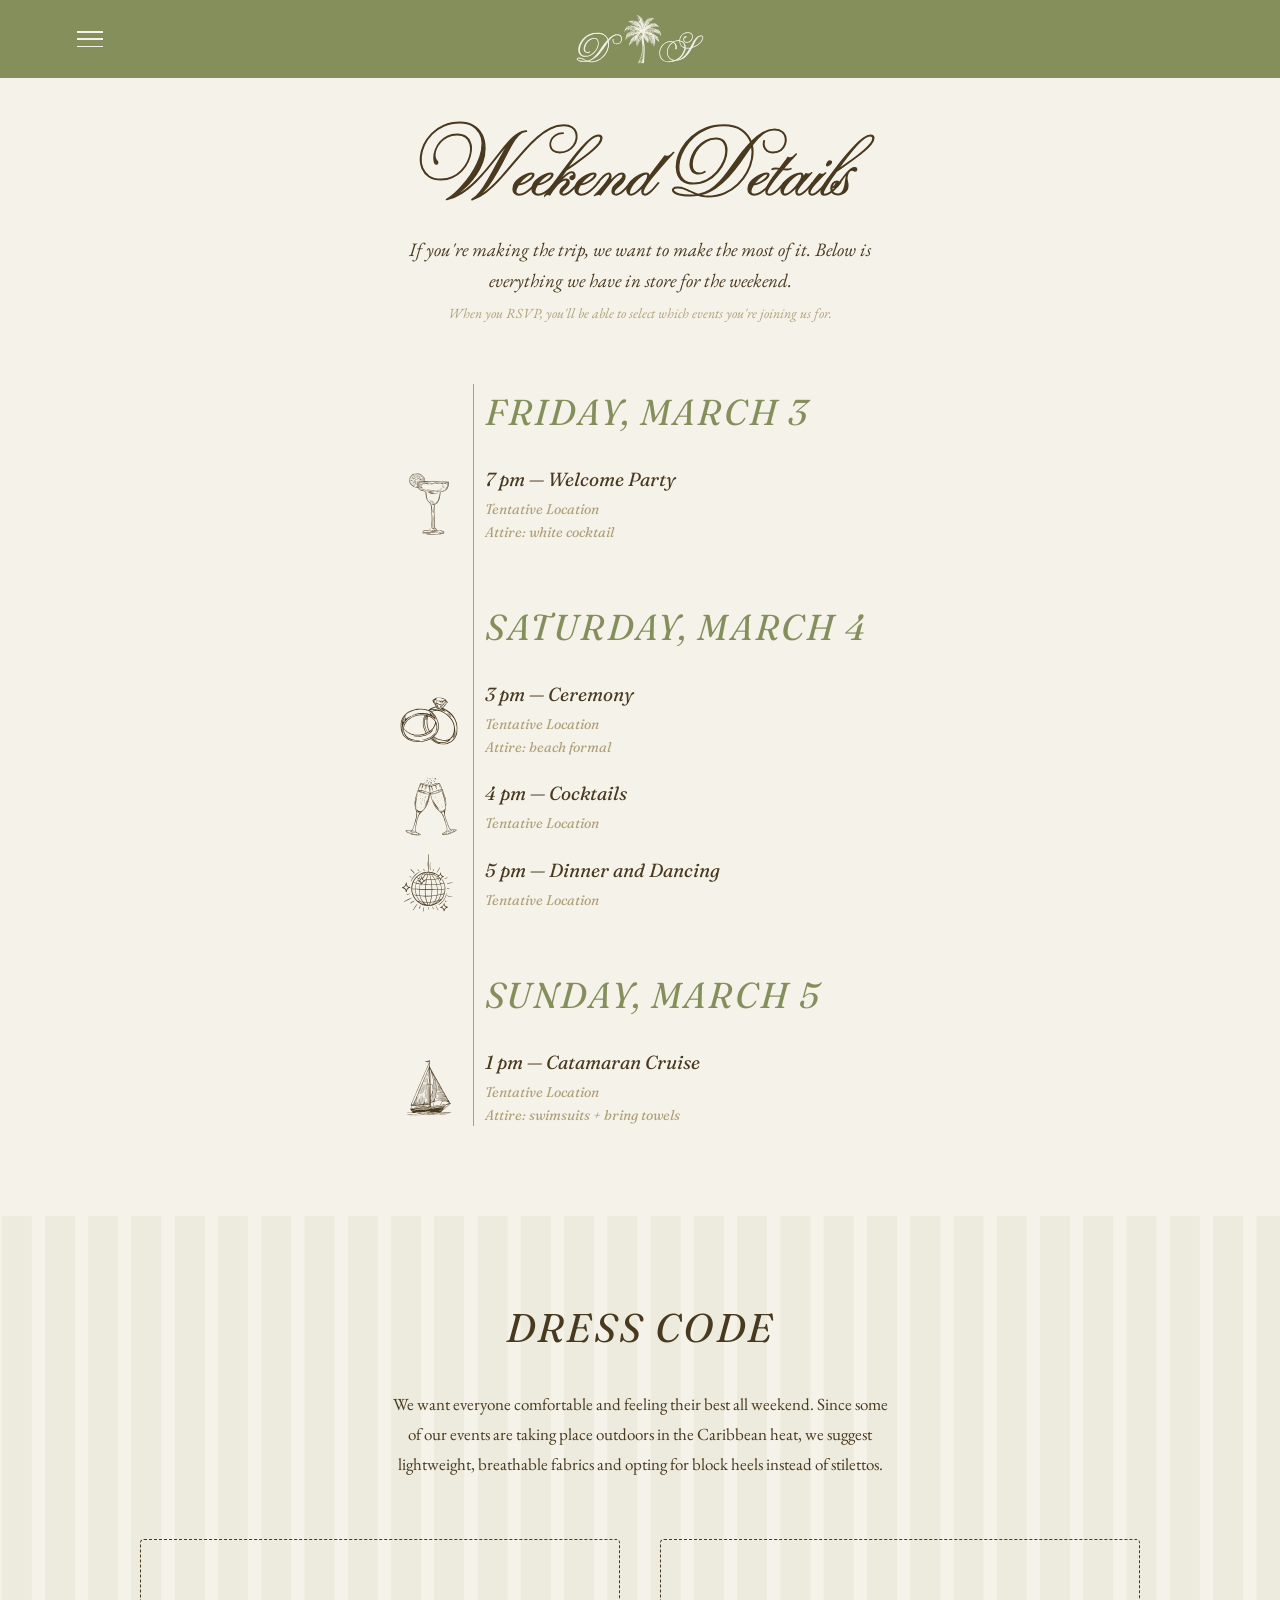
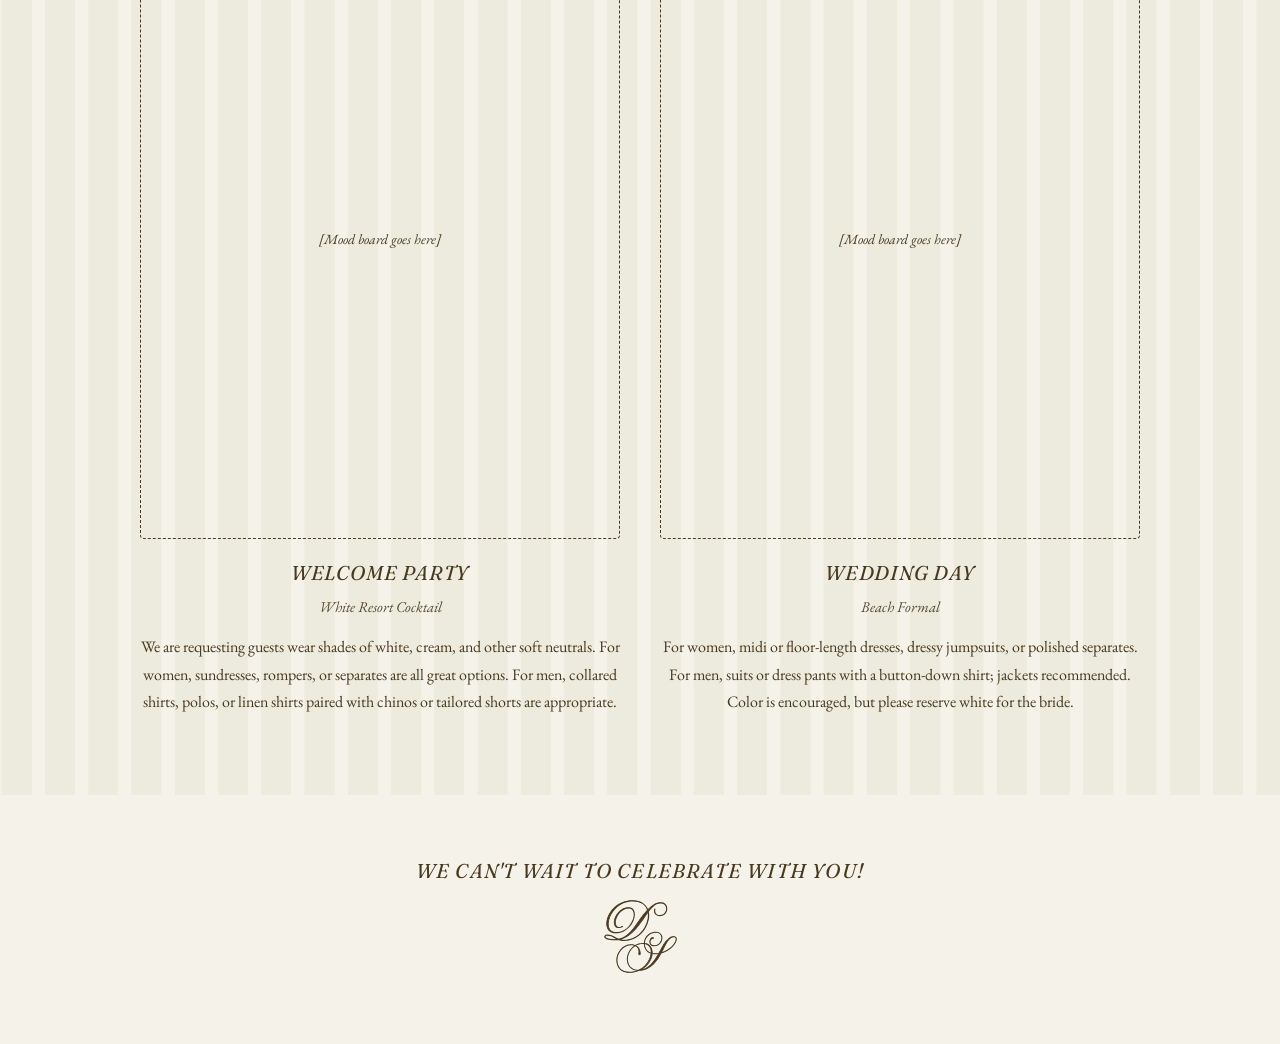
<file: weekend-details.html>
<!DOCTYPE html>
<html lang="en">
<head>
<meta charset="UTF-8">
<meta name="viewport" content="width=device-width, initial-scale=1.0">
<title>Sewell Wedding - Weekend Details</title>
<link rel="icon" type="image/svg+xml" href="assets/favicon.svg">
<link rel="icon" type="image/png" sizes="32x32" href="assets/favicon-32x32.png">
<link rel="icon" type="image/png" sizes="16x16" href="assets/favicon-16x16.png">
<link rel="apple-touch-icon" href="assets/apple-touch-icon.png">
<link rel="preconnect" href="https://fonts.googleapis.com">
<link rel="preconnect" href="https://fonts.gstatic.com" crossorigin>
<link href="https://fonts.googleapis.com/css2?family=Fraunces:ital,opsz,wght@0,9..144,300;0,9..144,400;0,9..144,500;1,9..144,300;1,9..144,400&family=EB+Garamond:ital@0;1&display=swap" rel="stylesheet">
<link rel="stylesheet" href="assets/brand.css">
<style>
  :root {
    --font-display: 'Fraunces', serif;
  }

  * { margin: 0; padding: 0; box-sizing: border-box; }

  html { scroll-behavior: smooth; }

  body {
    background: var(--sand);
    color: var(--cacao);
    font-family: var(--font-body);
    font-size: 18px;
    line-height: 1.6;
    -webkit-font-smoothing: antialiased;
  }

  a { color: inherit; text-decoration: none; }

  .sr-only {
    position: absolute;
    width: 1px;
    height: 1px;
    padding: 0;
    margin: -1px;
    overflow: hidden;
    clip: rect(0, 0, 0, 0);
    white-space: nowrap;
    border: 0;
  }

  /* ---------- NAV ---------- */
  .nav {
    position: fixed;
    top: 0;
    left: 0;
    right: 0;
    z-index: 100;
    display: flex;
    align-items: center;
    height: 78px;
    padding: 0 6vw;
    background: var(--jungle);
  }

  .nav-mark {
    position: absolute;
    left: 50%;
    top: 50%;
    transform: translate(-50%, -50%);
    z-index: 1;
    width: 130px;
    aspect-ratio: 1490.809919 / 592.902344;
    background-color: var(--sand);
    -webkit-mask-image: url('assets/monogram.svg');
    mask-image: url('assets/monogram.svg');
    -webkit-mask-size: contain;
    mask-size: contain;
    -webkit-mask-repeat: no-repeat;
    mask-repeat: no-repeat;
    -webkit-mask-position: center;
    mask-position: center;
    visibility: hidden;
  }

  .nav-mark.is-visible {
    visibility: visible;
  }

  /* ---------- LOADER ---------- */
  .loader {
    position: fixed;
    inset: 0;
    z-index: 500;
    display: flex;
    align-items: center;
    justify-content: center;
    background-color: var(--jungle);
    transition: background-color 0.7s ease 0.35s;
  }

  .loader.is-fading {
    background-color: rgba(132, 143, 92, 0);
    pointer-events: none;
  }

  .loader-mark {
    width: min(400px, 80vw);
    aspect-ratio: 1490.809919 / 592.902344;
    background-color: var(--sand);
    -webkit-mask-image: url('assets/monogram.svg');
    mask-image: url('assets/monogram.svg');
    -webkit-mask-size: contain;
    mask-size: contain;
    -webkit-mask-repeat: no-repeat;
    mask-repeat: no-repeat;
    -webkit-mask-position: center;
    mask-position: center;
    will-change: transform;
    transition: transform 0.85s cubic-bezier(0.65, 0, 0.35, 1);
  }

  .loader.is-done {
    display: none;
  }

  @media (prefers-reduced-motion: reduce) {
    .loader { transition: none; }
    .loader-mark { transition: none; }
  }

  .menu-btn {
    position: relative;
    z-index: 1;
    width: 26px;
    height: 16px;
    background: transparent;
    border: none;
    padding: 0;
    cursor: pointer;
    display: flex;
    flex-direction: column;
    justify-content: space-between;
  }

  .menu-btn span {
    display: block;
    height: 1.5px;
    width: 100%;
    background: var(--sand);
    transition: transform 0.3s ease, opacity 0.3s ease;
    transform-origin: center;
  }

  .menu-btn.is-open span:nth-child(1) {
    transform: translateY(7px) rotate(45deg);
  }

  .menu-btn.is-open span:nth-child(2) {
    opacity: 0;
  }

  .menu-btn.is-open span:nth-child(3) {
    transform: translateY(-7px) rotate(-45deg);
  }

  .menu-panel {
    position: fixed;
    top: 78px;
    left: 6vw;
    z-index: 99;
    background: var(--sand);
    border: 0.5px solid var(--tulum);
    border-radius: 4px;
    min-width: 200px;
    padding: 10px 0;
    box-shadow: 0 12px 32px rgba(38, 51, 42, 0.14);
    opacity: 0;
    transform: translateY(-6px);
    pointer-events: none;
    transition: opacity 0.2s ease, transform 0.2s ease;
  }

  .menu-panel.is-open {
    opacity: 1;
    transform: translateY(0);
    pointer-events: auto;
  }

  .menu-panel a {
    display: block;
    padding: 12px 22px;
    font-family: var(--font-display);
    font-style: italic;
    font-size: 14px;
    letter-spacing: 0.1em;
    text-transform: uppercase;
    color: var(--cacao);
  }

  .menu-panel a:hover {
    background: var(--sand);
  }

  /* ---------- PAGE INTRO ---------- */
  .weekend-intro {
    background: var(--sand);
    padding: 120px 6vw 30px;
    text-align: center;
  }

  .weekend-title {
    font-family: var(--font-script);
    font-weight: 400;
    color: var(--cacao);
    -webkit-text-stroke: 1.3px var(--cacao);
    text-stroke: 1.3px var(--cacao);
    font-size: clamp(84px, 9vw, 130px);
    line-height: 1;
  }

  .weekend-intro-text {
    font-family: var(--font-body);
    font-style: italic;
    font-weight: 400;
    font-size: 19px;
    line-height: 1.6;
    color: var(--cacao);
    max-width: 480px;
    margin: 0 auto 0;
  }

  .weekend-intro-note {
    font-family: var(--font-body);
    font-style: italic;
    font-weight: 400;
    font-size: 14px;
    line-height: 1.6;
    color: var(--tulum);
    max-width: 480px;
    margin: 6px auto 0;
  }

  /* ---------- WEEKEND EVENTS TIMELINE ---------- */
  .timeline-wrap {
    max-width: 640px;
    margin: 0 auto;
    padding: 30px 6vw 90px;
  }

  .timeline-list {
    position: relative;
    display: flex;
    flex-direction: column;
    gap: 56px;
    padding-left: 88px;
  }

  .timeline-list::before {
    content: '';
    position: absolute;
    left: 76px;
    top: 0;
    bottom: 0;
    width: 1px;
    background: var(--tulum);
  }

  .timeline-day-heading {
    font-family: var(--font-display);
    font-style: italic;
    font-weight: 400;
    font-size: clamp(21px, 3.6vw, 36px);
    letter-spacing: 0.06em;
    text-transform: uppercase;
    color: var(--jungle);
    margin-bottom: 22px;
    text-align: left;
    white-space: nowrap;
  }

  .timeline-day-events {
    display: flex;
    flex-direction: column;
    gap: 20px;
  }

  .timeline-event {
    position: relative;
    text-align: left;
  }

  .timeline-event-icon {
    position: absolute;
    left: -88px;
    top: 50%;
    transform: translateY(-50%);
    width: 64px;
    height: 64px;
    flex-shrink: 0;
    background-color: var(--cacao);
    -webkit-mask-size: contain;
    mask-size: contain;
    -webkit-mask-repeat: no-repeat;
    mask-repeat: no-repeat;
    -webkit-mask-position: center;
    mask-position: center;
  }

  .timeline-event-icon--welcome {
    -webkit-mask-image: url('assets/weekend-details/welcome.svg');
    mask-image: url('assets/weekend-details/welcome.svg');
  }

  .timeline-event-icon--ceremony {
    -webkit-mask-image: url('assets/weekend-details/ceremony.svg');
    mask-image: url('assets/weekend-details/ceremony.svg');
  }

  .timeline-event-icon--cocktail {
    -webkit-mask-image: url('assets/weekend-details/cocktail.svg');
    mask-image: url('assets/weekend-details/cocktail.svg');
  }

  .timeline-event-icon--reception {
    -webkit-mask-image: url('assets/weekend-details/reception.svg');
    mask-image: url('assets/weekend-details/reception.svg');
  }

  .timeline-event-icon--catamaran {
    -webkit-mask-image: url('assets/weekend-details/catamaran.svg');
    mask-image: url('assets/weekend-details/catamaran.svg');
  }

  .timeline-event-text {
    min-width: 0;
  }

  @media (max-width: 480px) {
    .timeline-list {
      padding-left: 72px;
    }

    .timeline-list::before {
      left: 60px;
    }

    .timeline-event-icon {
      left: -72px;
      width: 48px;
      height: 48px;
    }

    .timeline-day-heading {
      font-size: 19px;
      letter-spacing: 0.03em;
    }
  }

  .timeline-event-title {
    font-family: var(--font-display);
    font-style: italic;
    font-size: 19px;
    color: var(--cacao);
    margin-bottom: 4px;
  }

  .timeline-event-detail {
    font-family: var(--font-display);
    font-style: italic;
    font-size: 14px;
    color: var(--tulum);
    line-height: 1.6;
  }

  /* ---------- DRESS CODE ---------- */
  .dress-code {
    position: relative;
    background: var(--sand);
    padding: 80px 6vw;
    overflow: hidden;
  }

  .dress-code::before {
    content: '';
    position: absolute;
    inset: 0;
    background-image: url('assets/backgrounds/green-stripes.png');
    background-repeat: repeat;
    background-size: 1300px 1300px;
    opacity: 0.2;
    pointer-events: none;
    z-index: 0;
  }

  .dress-code-heading {
    position: relative;
    z-index: 1;
    font-family: var(--font-display);
    font-style: italic;
    font-weight: 400;
    font-size: clamp(26px, 3.6vw, 40px);
    letter-spacing: 0.06em;
    text-transform: uppercase;
    color: var(--cacao);
    text-align: center;
    margin-bottom: 30px;
  }

  .dress-code-intro {
    position: relative;
    z-index: 1;
    max-width: 62ch;
    margin: 0 auto 60px;
    font-family: var(--font-body);
    font-size: 17px;
    line-height: 1.75;
    color: var(--cacao);
    text-align: center;
  }

  .dress-code-grid {
    position: relative;
    z-index: 1;
    display: grid;
    grid-template-columns: repeat(auto-fit, minmax(220px, 1fr));
    gap: 40px;
    max-width: 1000px;
    margin: 0 auto;
  }

  .dress-code-card {
    text-align: center;
  }

  .dress-code-moodboard {
    width: 100%;
    aspect-ratio: 4 / 5;
    border: 1px dashed var(--cacao);
    border-radius: 4px;
    display: flex;
    align-items: center;
    justify-content: center;
    color: var(--cacao);
    font-style: italic;
    font-size: 14px;
    text-align: center;
    padding: 20px;
    margin-bottom: 18px;
  }

  .dress-code-event {
    font-family: var(--font-display);
    font-style: italic;
    font-weight: 400;
    font-size: 20px;
    letter-spacing: 0.04em;
    text-transform: uppercase;
    color: var(--cacao);
    margin-bottom: 6px;
  }

  .dress-code-attire {
    font-style: italic;
    font-size: 15px;
    color: var(--cacao);
    opacity: 0.9;
    margin-bottom: 14px;
  }

  .dress-code-detail {
    font-family: var(--font-body);
    font-size: 16px;
    line-height: 1.7;
    color: var(--cacao);
  }

  /* ---------- FOOTER TEASER ---------- */
  .site-footer {
    background: var(--sand);
    padding: 60px 6vw 70px;
  }

  .footer-note {
    text-align: center;
    padding: 0;
    font-family: var(--font-display);
    font-style: italic;
    font-size: clamp(13px, 3.6vw, 20px);
    letter-spacing: 0.06em;
    text-transform: uppercase;
    color: var(--cacao);
    white-space: nowrap;
  }

  .footer-names-mark {
    width: min(15vw, 75px);
    aspect-ratio: 950.46 / 949.72;
    background-color: var(--cacao);
    -webkit-mask-image: url('assets/footer-monogram.svg');
    mask-image: url('assets/footer-monogram.svg');
    -webkit-mask-size: contain;
    mask-size: contain;
    -webkit-mask-repeat: no-repeat;
    mask-repeat: no-repeat;
    -webkit-mask-position: center;
    mask-position: center;
    margin: 12px auto 0;
  }
</style>
</head>
<body>

  <div class="loader" id="loader">
    <div class="loader-mark" id="loaderMark"></div>
  </div>

  <nav class="nav">
    <button class="menu-btn" id="menuBtn" aria-label="Open menu" aria-expanded="false" aria-controls="menuPanel">
      <span></span><span></span><span></span>
    </button>
    <a class="nav-mark" id="navMark" href="index.html" aria-label="Sydney &amp; Drew — Home"></a>
  </nav>

  <div class="menu-panel" id="menuPanel">
    <a href="index.html">Home</a>
    <a href="accommodations.html">Accommodations</a>
    <a href="weekend-details.html">Weekend Details</a>
    <a href="#">RSVP</a>
    <a href="registry.html">Registry</a>
  </div>

  <header class="weekend-intro">
    <h1 class="weekend-title">Weekend Detail&lt;</h1>
    <p class="weekend-intro-text">If you're making the trip, we want to make the most of it. Below is everything we have in store for the weekend.</p>
    <p class="weekend-intro-note">When you RSVP, you'll be able to select which events you're joining us for.</p>
  </header>

  <section class="timeline-wrap">
    <div class="timeline-list">
      <div class="timeline-day">
        <div class="timeline-day-heading">Friday, March 3</div>
        <div class="timeline-day-events">
          <div class="timeline-event">
            <div class="timeline-event-icon timeline-event-icon--welcome"></div>
            <div class="timeline-event-text">
              <div class="timeline-event-title">7 pm &mdash; Welcome Party</div>
              <div class="timeline-event-detail">Tentative Location</div>
              <div class="timeline-event-detail">Attire: white cocktail</div>
            </div>
          </div>
        </div>
      </div>

      <div class="timeline-day">
        <div class="timeline-day-heading">Saturday, March 4</div>
        <div class="timeline-day-events">
          <div class="timeline-event">
            <div class="timeline-event-icon timeline-event-icon--ceremony"></div>
            <div class="timeline-event-text">
              <div class="timeline-event-title">3 pm &mdash; Ceremony</div>
              <div class="timeline-event-detail">Tentative Location</div>
              <div class="timeline-event-detail">Attire: beach formal</div>
            </div>
          </div>
          <div class="timeline-event">
            <div class="timeline-event-icon timeline-event-icon--cocktail"></div>
            <div class="timeline-event-text">
              <div class="timeline-event-title">4 pm &mdash; Cocktails</div>
              <div class="timeline-event-detail">Tentative Location</div>
            </div>
          </div>
          <div class="timeline-event">
            <div class="timeline-event-icon timeline-event-icon--reception"></div>
            <div class="timeline-event-text">
              <div class="timeline-event-title">5 pm &mdash; Dinner and Dancing</div>
              <div class="timeline-event-detail">Tentative Location</div>
            </div>
          </div>
        </div>
      </div>

      <div class="timeline-day">
        <div class="timeline-day-heading">Sunday, March 5</div>
        <div class="timeline-day-events">
          <div class="timeline-event">
            <div class="timeline-event-icon timeline-event-icon--catamaran"></div>
            <div class="timeline-event-text">
              <div class="timeline-event-title">1 pm &mdash; Catamaran Cruise</div>
              <div class="timeline-event-detail">Tentative Location</div>
              <div class="timeline-event-detail">Attire: swimsuits + bring towels</div>
            </div>
          </div>
        </div>
      </div>

    </div>
  </section>

  <section class="dress-code">
    <div class="dress-code-heading">Dress Code</div>
    <p class="dress-code-intro">We want everyone comfortable and feeling their best all weekend. Since some of our events are taking place outdoors in the Caribbean heat, we suggest lightweight, breathable fabrics and opting for block heels instead of stilettos.</p>
    <div class="dress-code-grid">
      <div class="dress-code-card">
        <div class="dress-code-moodboard">[Mood board goes here]</div>
        <div class="dress-code-event">Welcome Party</div>
        <div class="dress-code-attire">White Resort Cocktail</div>
        <p class="dress-code-detail">We are requesting guests wear shades of white, cream, and other soft neutrals. For women, sundresses, rompers, or separates are all great options. For men, collared shirts, polos, or linen shirts paired with chinos or tailored shorts are appropriate.</p>
      </div>
      <div class="dress-code-card">
        <div class="dress-code-moodboard">[Mood board goes here]</div>
        <div class="dress-code-event">Wedding Day</div>
        <div class="dress-code-attire">Beach Formal</div>
        <p class="dress-code-detail">For women, midi or floor-length dresses, dressy jumpsuits, or polished separates. For men, suits or dress pants with a button-down shirt; jackets recommended. Color is encouraged, but please reserve white for the bride.</p>
      </div>
    </div>
  </section>

  <!-- More content goes here — building this out further once copy/photos are ready -->

  <section class="site-footer">
    <p class="footer-note">
      We can't wait to celebrate with you!
    </p>
    <div class="footer-names-mark" role="img" aria-label="Sydney &amp; Drew monogram"></div>
  </section>

  <script>
    (function () {
      var loader = document.getElementById('loader');
      var loaderMark = document.getElementById('loaderMark');
      var navMark = document.getElementById('navMark');
      var HOLD_MS = 700;
      var MOVE_MS = 850;

      function runHandoff() {
        var startRect = loaderMark.getBoundingClientRect();

        navMark.style.transition = 'none';
        navMark.classList.add('is-visible');
        navMark.style.opacity = '0';
        var endRect = navMark.getBoundingClientRect();
        navMark.style.opacity = '';

        var endFontSize = endRect.width;
        var startFontSize = startRect.width;
        var scale = endFontSize / startFontSize;

        var startCenterX = startRect.left + startRect.width / 2;
        var startCenterY = startRect.top + startRect.height / 2;
        var endCenterX = endRect.left + endRect.width / 2;
        var endCenterY = endRect.top + endRect.height / 2;

        var deltaX = endCenterX - startCenterX;
        var deltaY = endCenterY - startCenterY;

        navMark.classList.remove('is-visible');

        requestAnimationFrame(function () {
          loaderMark.style.transform =
            'translate(' + deltaX + 'px, ' + deltaY + 'px) scale(' + scale + ')';
          loader.classList.add('is-fading');
        });

        setTimeout(function () {
          navMark.classList.add('is-visible');
          loader.classList.add('is-done');
        }, MOVE_MS);
      }

      window.addEventListener('load', function () {
        setTimeout(runHandoff, HOLD_MS);
      });

      var menuBtn = document.getElementById('menuBtn');
      var menuPanel = document.getElementById('menuPanel');

      function closeMenu() {
        menuBtn.classList.remove('is-open');
        menuPanel.classList.remove('is-open');
        menuBtn.setAttribute('aria-expanded', 'false');
      }

      function toggleMenu() {
        var willOpen = !menuPanel.classList.contains('is-open');
        menuBtn.classList.toggle('is-open', willOpen);
        menuPanel.classList.toggle('is-open', willOpen);
        menuBtn.setAttribute('aria-expanded', String(willOpen));
      }

      menuBtn.addEventListener('click', function (e) {
        e.stopPropagation();
        toggleMenu();
      });

      document.addEventListener('click', function (e) {
        if (!menuPanel.contains(e.target) && !menuBtn.contains(e.target)) {
          closeMenu();
        }
      });

      document.addEventListener('keydown', function (e) {
        if (e.key === 'Escape') closeMenu();
      });
    })();
  </script>

</body>
</html>
</file>
<file: assets/brand.css>
/* ==========================================================================
   Sydney & Drew Wedding — Brand Stylesheet
   Shared colors and typography for index.html and registry.html.
   ========================================================================== */

:root {
  /* ---------- Color palette ---------- */
  --sand: #F5F2EA;
  --tulum: #AEA078;
  --cacao: #49391F;
  --caribbean: #6E92C4;
  --shoreline: #D0E2F4;
  --jungle: #848F5C;
  --agave: #C7D0A9;

  /* ---------- Typography ---------- */

  /* Fraunces — secondary headings (set in italic + uppercase via .heading-secondary) */
  --font-display: 'Fraunces', serif;

  /* EB Garamond — body copy. Italic is the primary voice; regular is reserved
     for spots that need extra clarity (form labels, fine print, nav, etc). */
  --font-body: 'EB Garamond', serif;
  --font-body-regular: 'EB Garamond', serif;

  /* Sewell Wedding Script — replaces the old Parfumerie Script Pro image-mask
     technique. Once the .ttf is loaded below, this becomes live, selectable
     text instead of SVG masks. */
  --font-script: 'Sewell Wedding', cursive;
}

/* ---------- @font-face: Sewell Wedding Script ---------- */

@font-face {
  font-family: 'Sewell Wedding';
  src: url('SewellWedding-Regular.ttf') format('truetype');
  font-weight: normal;
  font-style: normal;
  font-display: swap;
}

/* ---------- Reusable type treatments ---------- */

/* Fraunces italic uppercase — secondary heading style */
.heading-secondary {
  font-family: var(--font-display);
  font-style: italic;
  text-transform: uppercase;
}

/* EB Garamond italic — primary body voice */
.body-text {
  font-family: var(--font-body);
  font-style: italic;
}

/* EB Garamond regular — for clarity-critical text (labels, nav, fine print) */
.body-text-clear {
  font-family: var(--font-body-regular);
  font-style: normal;
}

/* Sewell Wedding Script — live script text */
.script-text {
  font-family: var(--font-script);
}
</file>
